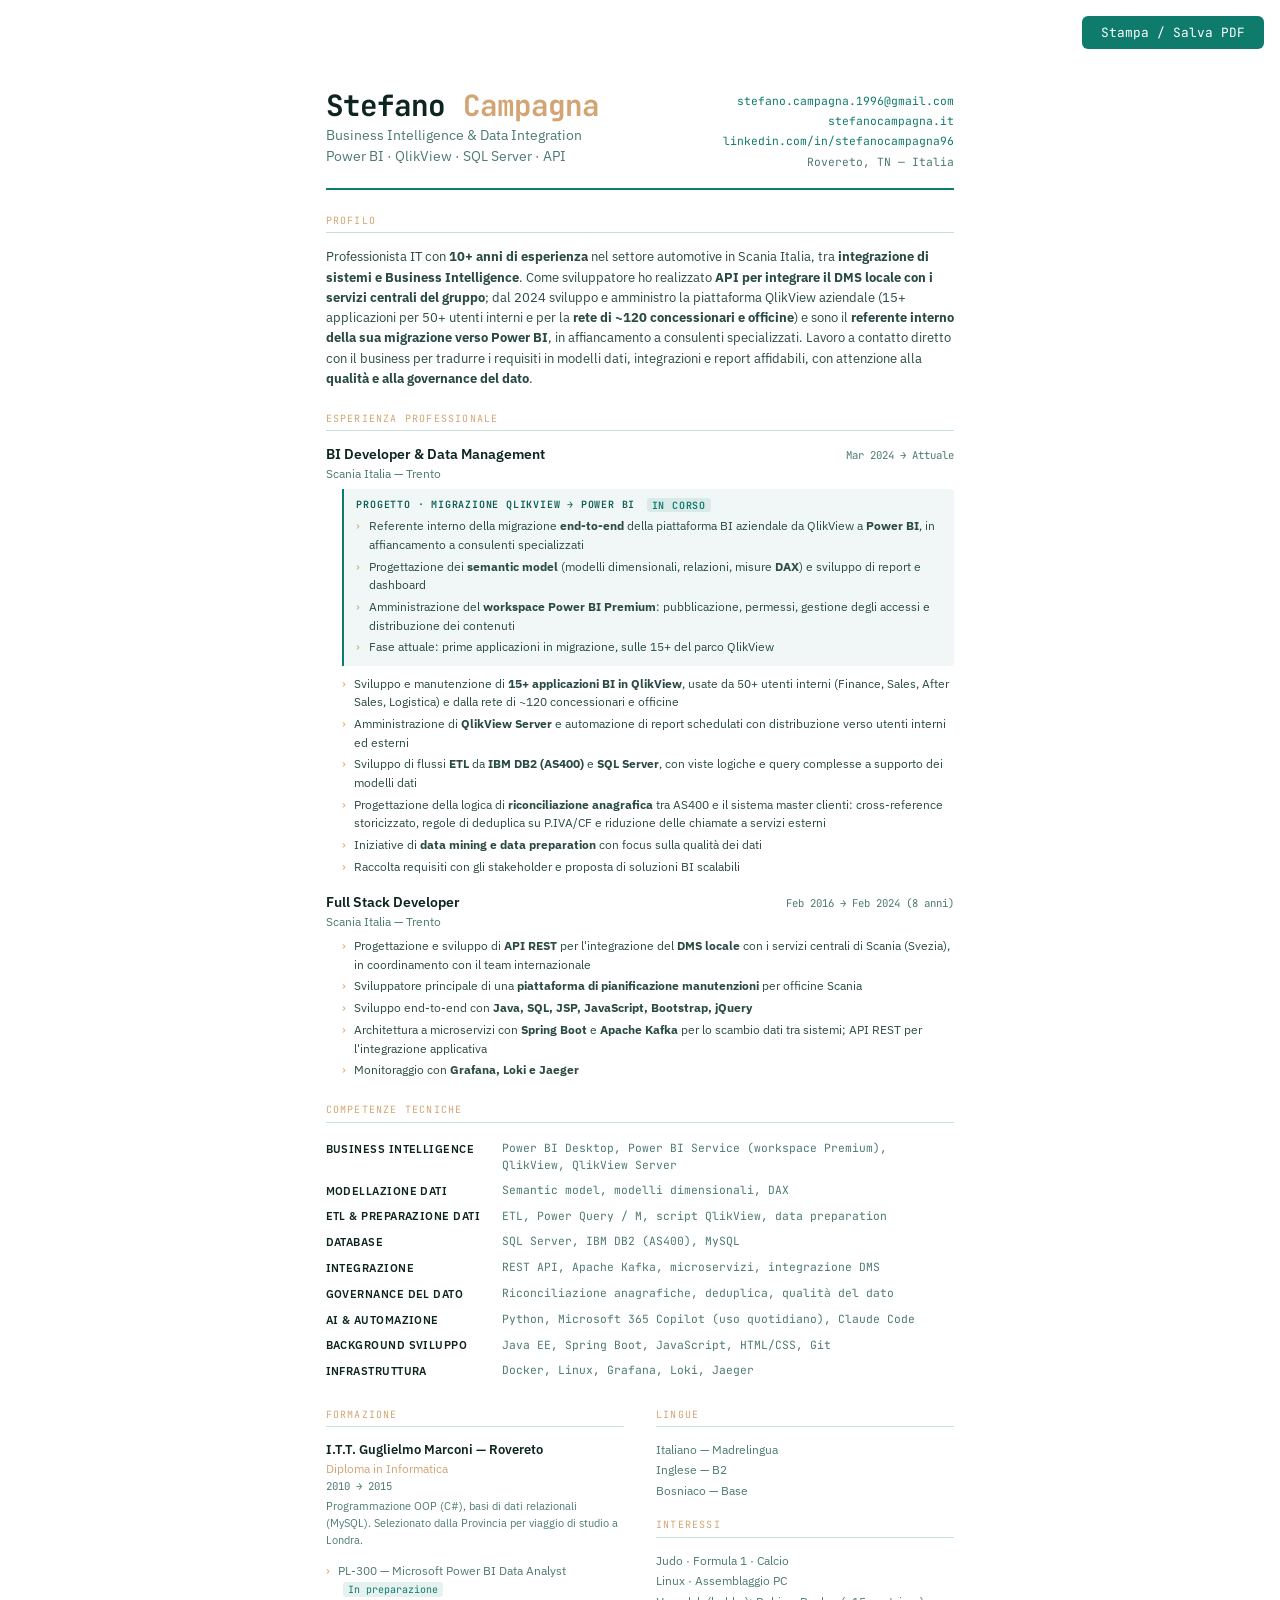
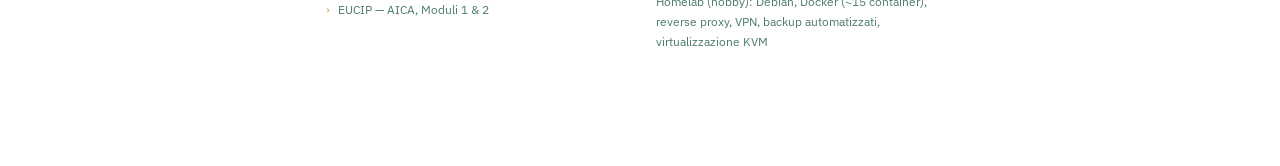
<file: cv.html>
<!DOCTYPE html>
<html lang="it">
<head>
  <meta charset="UTF-8" />
  <meta name="viewport" content="width=device-width, initial-scale=1.0" />
  <title>CV — Stefano Campagna</title>
  <link href="https://fonts.googleapis.com/css2?family=IBM+Plex+Sans:wght@300;400;600;700&family=JetBrains+Mono:wght@400;500;600;700&display=swap" rel="stylesheet" />
  <style>
    *, *::before, *::after { box-sizing: border-box; margin: 0; padding: 0; }

    :root {
      --teal: #0f7b6c;
      --teal-dark: #0a5c50;
      --amber: #d4a574;
      --text: #0d2420;
      --muted: #4d7a72;
      --border: #c8e0da;
      --font: 'IBM Plex Sans', sans-serif;
      --mono: 'JetBrains Mono', monospace;
    }

    body {
      font-family: var(--font);
      color: var(--text);
      background: #fff;
      line-height: 1.5;
      font-size: 10pt;
      -webkit-print-color-adjust: exact;
      print-color-adjust: exact;
    }

    .page {
      max-width: 780px;
      margin: 0 auto;
      padding: 2.4cm 2cm;
    }

    /* ── Header ── */
    .cv-header {
      display: flex;
      justify-content: space-between;
      align-items: flex-start;
      border-bottom: 2px solid var(--teal);
      padding-bottom: 1rem;
      margin-bottom: 1.4rem;
      gap: 1rem;
    }

    .cv-name { font-family: var(--mono); font-size: 22pt; font-weight: 700; letter-spacing: -0.03em; line-height: 1.05; }
    .cv-name span { color: var(--amber); }
    .cv-title { font-size: 10.5pt; color: var(--muted); margin-top: 0.25rem; font-weight: 400; }
    .cv-contacts { text-align: right; font-size: 8.5pt; color: var(--muted); font-family: var(--mono); line-height: 1.8; }
    .cv-contacts a { color: var(--teal); text-decoration: none; }

    /* ── Sections ── */
    .cv-section { margin-bottom: 1.4rem; break-inside: avoid; }

    .cv-section-title {
      break-after: avoid;
      font-size: 7.5pt;
      text-transform: uppercase;
      letter-spacing: 0.12em;
      color: var(--amber);
      font-family: var(--mono);
      border-bottom: 1px solid var(--border);
      padding-bottom: 0.3rem;
      margin-bottom: 0.8rem;
    }

    /* ── Profile ── */
    .cv-profile { font-size: 9.5pt; color: #2a4a44; line-height: 1.6; }

    /* ── Experience ── */
    .exp-item { margin-bottom: 1rem; break-inside: avoid; }
    .exp-header { display: flex; justify-content: space-between; align-items: baseline; gap: 1rem; }
    .exp-role { font-weight: 600; font-size: 10.5pt; }
    .exp-period { font-family: var(--mono); font-size: 8pt; color: var(--muted); white-space: nowrap; }
    .exp-company { font-size: 9pt; color: var(--muted); margin-bottom: 0.35rem; }
    .exp-bullets { padding-left: 1rem; list-style: none; }
    .exp-bullets li { position: relative; font-size: 9pt; color: #2a4a44; line-height: 1.55; margin-bottom: 0.2rem; padding-left: 0.8rem; }
    .exp-bullets li::before { content: '›'; position: absolute; left: 0; color: var(--amber); }

    /* ── Project highlight ── */
    .project {
      margin: 0.1rem 0 0.55rem 1rem;
      padding: 0.5rem 0.8rem 0.35rem;
      border-left: 2px solid var(--teal);
      background: rgba(15,123,108,0.06);
      border-radius: 0 4px 4px 0;
    }
    .project-label {
      font-family: var(--mono);
      font-size: 7.5pt;
      font-weight: 600;
      text-transform: uppercase;
      letter-spacing: 0.08em;
      color: var(--teal-dark);
      margin-bottom: 0.3rem;
    }
    .project .exp-bullets { padding-left: 0; }

    /* ── Skills ── */
    .skills-table { width: 100%; border-collapse: collapse; }
    .skills-table td { padding: 0.25rem 0.6rem 0.25rem 0; vertical-align: top; font-size: 9pt; }
    .skills-table td:first-child { font-weight: 600; color: var(--text); white-space: nowrap; width: 28%; font-size: 8.5pt; text-transform: uppercase; letter-spacing: 0.04em; padding-top: 0.3rem; }
    .skills-table td:last-child { color: var(--muted); font-family: var(--mono); font-size: 8.5pt; }

    /* ── Education ── */
    .edu-item { margin-bottom: 0.8rem; }
    .edu-school { font-weight: 600; font-size: 10pt; }
    .edu-degree { font-size: 9pt; color: var(--amber); }
    .edu-period { font-family: var(--mono); font-size: 8pt; color: var(--muted); }
    .edu-text { font-size: 8.5pt; color: var(--muted); margin-top: 0.25rem; line-height: 1.5; }

    .cert-list { list-style: none; display: flex; flex-direction: column; gap: 0.2rem; }
    .cert-list li { font-size: 9pt; color: var(--muted); padding-left: 0.8rem; position: relative; }
    .cert-list li::before { content: '›'; position: absolute; left: 0; color: var(--amber); }
    .cert-wip { font-size: 7.5pt; color: var(--teal); background: rgba(15,123,108,0.1); padding: 0.05rem 0.3rem; border-radius: 3px; font-family: var(--mono); vertical-align: middle; margin-left: 0.3rem; white-space: nowrap; }

    /* ── Languages & Extra ── */
    .two-col { display: grid; grid-template-columns: 1fr 1fr; gap: 2rem; }
    .extra-list { list-style: none; }
    .extra-list li { font-size: 9pt; color: var(--muted); line-height: 1.7; }

    /* ── Print ── */
    @page { size: A4; margin: 1.5cm 0; }

    @media print {
      body { font-size: 10pt; }
      .page { padding: 0 1.8cm; max-width: 100%; }
      .no-print { display: none; }
      a { color: inherit; }
    }

    .print-btn {
      position: fixed;
      top: 1rem;
      right: 1rem;
      background: var(--teal);
      color: #fff;
      border: none;
      padding: 0.5rem 1.2rem;
      border-radius: 6px;
      font-family: var(--mono);
      font-size: 0.8rem;
      cursor: pointer;
    }
    @media print { .print-btn { display: none; } }
  </style>
</head>
<body>

<button class="print-btn no-print" onclick="window.print()">Stampa / Salva PDF</button>

<div class="page">

  <header class="cv-header">
    <div>
      <div class="cv-name">Stefano <span>Campagna</span></div>
      <div class="cv-title">Business Intelligence &amp; Data Integration<br>Power BI · QlikView · SQL Server · API</div>
    </div>
    <div class="cv-contacts">
      <a href="mailto:stefano.campagna.1996@gmail.com">stefano.campagna.1996@gmail.com</a><br>
      <a href="https://stefanocampagna.it" target="_blank">stefanocampagna.it</a><br>
      <a href="https://www.linkedin.com/in/stefanocampagna96/" target="_blank">linkedin.com/in/stefanocampagna96</a><br>
      Rovereto, TN — Italia
    </div>
  </header>

  <!-- PROFILO -->
  <div class="cv-section">
    <div class="cv-section-title">Profilo</div>
    <p class="cv-profile">
      Professionista IT con <strong>10+ anni di esperienza</strong> nel settore automotive in Scania Italia, tra
      <strong>integrazione di sistemi e Business Intelligence</strong>. Come sviluppatore ho realizzato
      <strong>API per integrare il DMS locale con i servizi centrali del gruppo</strong>; dal 2024 sviluppo e amministro
      la piattaforma QlikView aziendale (15+ applicazioni per 50+ utenti interni e per la
      <strong>rete di ~120 concessionari e officine</strong>) e sono il <strong>referente interno della sua migrazione
      verso Power BI</strong>, in affiancamento a consulenti specializzati. Lavoro a contatto diretto con il business
      per tradurre i requisiti in modelli dati, integrazioni e report affidabili, con attenzione alla
      <strong>qualità e alla governance del dato</strong>.
    </p>
  </div>

  <!-- ESPERIENZA -->
  <div class="cv-section">
    <div class="cv-section-title">Esperienza Professionale</div>

    <div class="exp-item">
      <div class="exp-header">
        <div class="exp-role">BI Developer &amp; Data Management</div>
        <div class="exp-period">Mar 2024 → Attuale</div>
      </div>
      <div class="exp-company">Scania Italia — Trento</div>
      <div class="project">
        <div class="project-label">Progetto · Migrazione QlikView → Power BI <span class="cert-wip">In corso</span></div>
        <ul class="exp-bullets">
          <li>Referente interno della migrazione <strong>end-to-end</strong> della piattaforma BI aziendale da QlikView a <strong>Power BI</strong>, in affiancamento a consulenti specializzati</li>
          <li>Progettazione dei <strong>semantic model</strong> (modelli dimensionali, relazioni, misure <strong>DAX</strong>) e sviluppo di report e dashboard</li>
          <li>Amministrazione del <strong>workspace Power BI Premium</strong>: pubblicazione, permessi, gestione degli accessi e distribuzione dei contenuti</li>
          <li>Fase attuale: prime applicazioni in migrazione, sulle 15+ del parco QlikView</li>
        </ul>
      </div>
      <ul class="exp-bullets">
        <li>Sviluppo e manutenzione di <strong>15+ applicazioni BI in QlikView</strong>, usate da 50+ utenti interni (Finance, Sales, After Sales, Logistica) e dalla rete di ~120 concessionari e officine</li>
        <li>Amministrazione di <strong>QlikView Server</strong> e automazione di report schedulati con distribuzione verso utenti interni ed esterni</li>
        <li>Sviluppo di flussi <strong>ETL</strong> da <strong>IBM DB2 (AS400)</strong> e <strong>SQL Server</strong>, con viste logiche e query complesse a supporto dei modelli dati</li>
        <li>Progettazione della logica di <strong>riconciliazione anagrafica</strong> tra AS400 e il sistema master clienti: cross-reference storicizzato, regole di deduplica su P.IVA/CF e riduzione delle chiamate a servizi esterni</li>
        <li>Iniziative di <strong>data mining e data preparation</strong> con focus sulla qualità dei dati</li>
        <li>Raccolta requisiti con gli stakeholder e proposta di soluzioni BI scalabili</li>
      </ul>
    </div>

    <div class="exp-item">
      <div class="exp-header">
        <div class="exp-role">Full Stack Developer</div>
        <div class="exp-period">Feb 2016 → Feb 2024 (8 anni)</div>
      </div>
      <div class="exp-company">Scania Italia — Trento</div>
      <ul class="exp-bullets">
        <li>Progettazione e sviluppo di <strong>API REST</strong> per l'integrazione del <strong>DMS locale</strong> con i servizi centrali di Scania (Svezia), in coordinamento con il team internazionale</li>
        <li>Sviluppatore principale di una <strong>piattaforma di pianificazione manutenzioni</strong> per officine Scania</li>
        <li>Sviluppo end-to-end con <strong>Java, SQL, JSP, JavaScript, Bootstrap, jQuery</strong></li>
        <li>Architettura a microservizi con <strong>Spring Boot</strong> e <strong>Apache Kafka</strong> per lo scambio dati tra sistemi; API REST per l'integrazione applicativa</li>
        <li>Monitoraggio con <strong>Grafana, Loki e Jaeger</strong></li>
      </ul>
    </div>

  </div>

  <!-- COMPETENZE -->
  <div class="cv-section">
    <div class="cv-section-title">Competenze Tecniche</div>
    <table class="skills-table">
      <tr>
        <td>Business Intelligence</td>
        <td>Power BI Desktop, Power BI Service (workspace Premium), QlikView, QlikView Server</td>
      </tr>
      <tr>
        <td>Modellazione dati</td>
        <td>Semantic model, modelli dimensionali, DAX</td>
      </tr>
      <tr>
        <td>ETL &amp; preparazione dati</td>
        <td>ETL, Power Query / M, script QlikView, data preparation</td>
      </tr>
      <tr>
        <td>Database</td>
        <td>SQL Server, IBM DB2 (AS400), MySQL</td>
      </tr>
      <tr>
        <td>Integrazione</td>
        <td>REST API, Apache Kafka, microservizi, integrazione DMS</td>
      </tr>
      <tr>
        <td>Governance del dato</td>
        <td>Riconciliazione anagrafiche, deduplica, qualità del dato</td>
      </tr>
      <tr>
        <td>AI &amp; automazione</td>
        <td>Python, Microsoft 365 Copilot (uso quotidiano), Claude Code</td>
      </tr>
      <tr>
        <td>Background sviluppo</td>
        <td>Java EE, Spring Boot, JavaScript, HTML/CSS, Git</td>
      </tr>
      <tr>
        <td>Infrastruttura</td>
        <td>Docker, Linux, Grafana, Loki, Jaeger</td>
      </tr>
    </table>
  </div>

  <div class="two-col">
    <!-- FORMAZIONE -->
    <div class="cv-section">
      <div class="cv-section-title">Formazione</div>
      <div class="edu-item">
        <div class="edu-school">I.T.T. Guglielmo Marconi — Rovereto</div>
        <div class="edu-degree">Diploma in Informatica</div>
        <div class="edu-period">2010 → 2015</div>
        <div class="edu-text">Programmazione OOP (C#), basi di dati relazionali (MySQL). Selezionato dalla Provincia per viaggio di studio a Londra.</div>
      </div>
      <ul class="cert-list">
        <li>PL-300 — Microsoft Power BI Data Analyst <span class="cert-wip">In preparazione</span></li>
        <li>EUCIP — AICA, Moduli 1 &amp; 2</li>
      </ul>
    </div>

    <!-- LINGUE & INTERESSI -->
    <div class="cv-section">
      <div class="cv-section-title">Lingue</div>
      <ul class="extra-list">
        <li>Italiano — Madrelingua</li>
        <li>Inglese — B2</li>
        <li>Bosniaco — Base</li>
      </ul>

      <div class="cv-section-title" style="margin-top:1rem">Interessi</div>
      <ul class="extra-list">
        <li>Judo · Formula 1 · Calcio</li>
        <li>Linux · Assemblaggio PC</li>
        <li>Homelab (hobby): Debian, Docker (~15 container), reverse proxy, VPN, backup automatizzati, virtualizzazione KVM</li>
      </ul>
    </div>
  </div>

</div>
</body>
</html>
</file>
